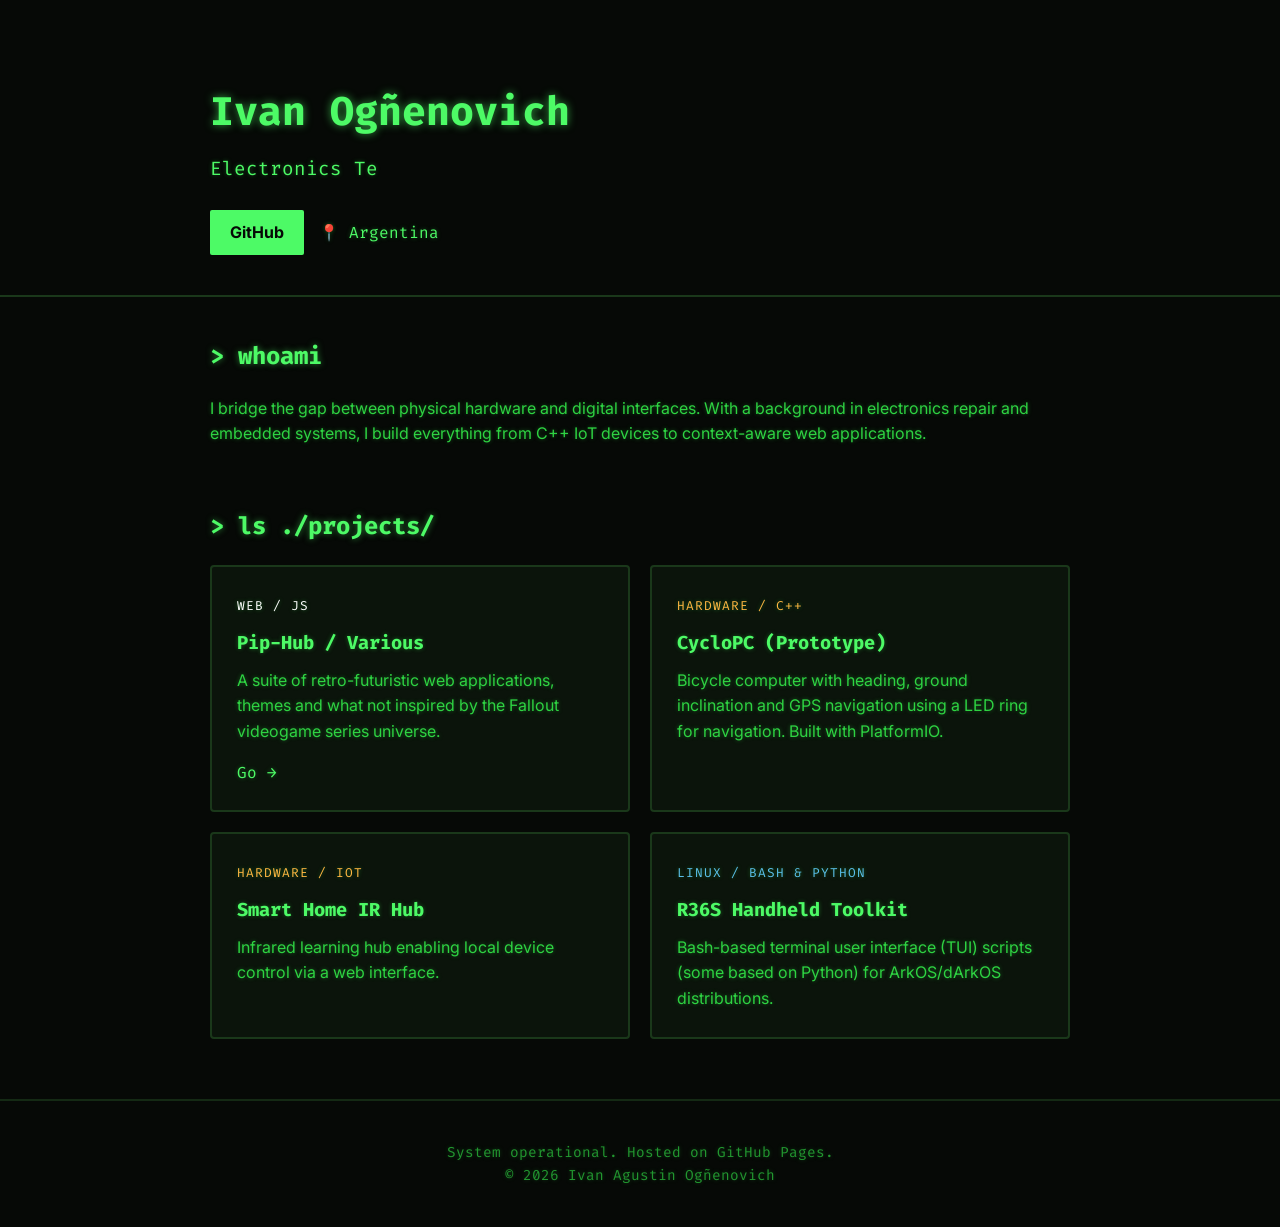
<file: index.html>
<!DOCTYPE html>
<html lang="en">
<head>
    <meta charset="UTF-8">
    <meta name="viewport" content="width=device-width, initial-scale=1.0">
    <title>Ivan Ogñenovich | Electronics, Software & Design</title>
    <link rel="stylesheet" href="assets/css/main.css">
    <link href="https://fonts.googleapis.com/css2?family=Fira+Code:wght@400;700&family=Inter:wght@400;600&display=swap" rel="stylesheet">
</head>
<body>
    <header class="hero">
        <div class="container">
            <h1>Ivan Ogñenovich</h1>
            <p id="typewriter" class="subtitle"></p>
            <div class="hero-links">
                <a href="https://github.com/ivanao92" target="_blank" class="btn">GitHub</a>
                <!--<a href="assets/docs/Ognenovich_CV.pdf" download class="btn btn-outline">Download CV</a>-->
                <span class="location">📍 Argentina</span>
            </div>
        </div>
    </header>

    <main class="container">
        <section id="about" class="section">
            <h2>> whoami</h2>
            <p>I bridge the gap between physical hardware and digital interfaces. With a background in electronics repair and embedded systems, I build everything from C++ IoT devices to context-aware web applications.</p>
        </section>

        <section id="projects" class="section">
            <h2>> ls ./projects/</h2>
            <div class="project-grid">
                
                <div class="project-card">
                    <span class="category web">Web / JS</span>
                    <h3>Pip-Hub / Various</h3>
                    <p>A suite of retro-futuristic web applications, themes and what not inspired by the Fallout videogame series universe.</p>
                    <a href="/pip-hub/" class="card-link">Go →</a>
                </div>
            
                <div class="project-card">
                    <span class="category hardware">Hardware / C++</span>
                    <h3>CycloPC (Prototype)</h3>
                    <p>Bicycle computer with heading, ground inclination and GPS navigation using a LED ring for navigation. Built with PlatformIO.</p>
                </div>

                <div class="project-card">
                    <span class="category hardware">Hardware / IoT</span>
                    <h3>Smart Home IR Hub</h3>
                    <p>Infrared learning hub enabling local device control via a web interface.</p>
                </div>

                <div class="project-card">
                    <span class="category systems">Linux / Bash & Python</span>
                    <h3>R36S Handheld Toolkit</h3>
                    <p>Bash-based terminal user interface (TUI) scripts (some based on Python) for ArkOS/dArkOS distributions.</p>
                </div>

            </div>
        </section>
    </main>

    <footer>
        <div class="container">
            <p>System operational. Hosted on GitHub Pages.</p>
            <p>© 2026 Ivan Agustin Ogñenovich</p>
        </div>
    </footer>

    <script src="assets/js/script.js"></script>
</body>
</html>
</file>
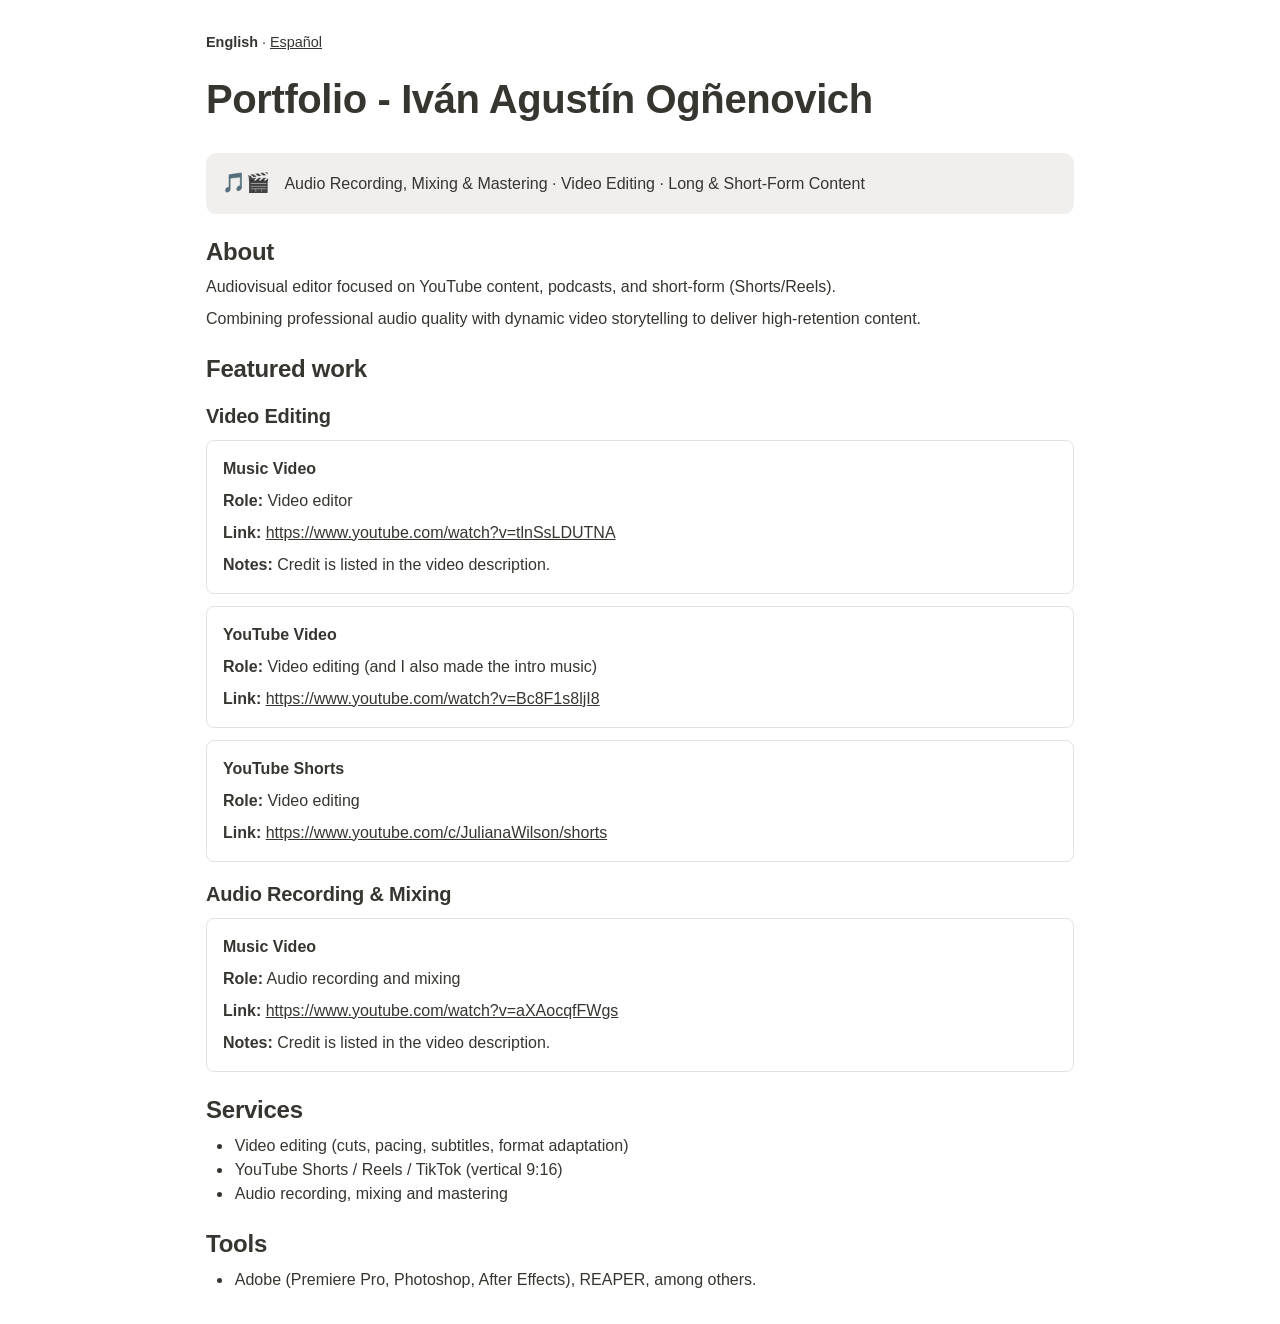
<file: audiovideo/index.html>
<!DOCTYPE html>
<html lang="en">

<head>
  <meta charset="utf-8" />
  <meta name="viewport" content="width=device-width, initial-scale=1" />
  <title>Portfolio - Iván Agustín Ogñenovich</title>
  <link rel="stylesheet" href="styles.css" />
</head>

<body>
  <!--
    Single shared template. All page text lives in lang/<code>.json (one file
    per language). To add or edit a language, edit or create that JSON file and
    add its code to SUPPORTED_LANGS below. HTML and CSS stay shared.
  -->
  <article id="app">
    <p id="loading">Loading…</p>
  </article>

  <script>
    // Add a language by dropping a lang/<code>.json file and listing it here.
    const SUPPORTED_LANGS = ["en", "es"];
    const DEFAULT_LANG = "en";
    const LANG_NAMES = { en: "English", es: "Español" };

    function pickLang() {
      const param = new URLSearchParams(location.search).get("lang");
      if (param && SUPPORTED_LANGS.includes(param)) return param;
      const stored = localStorage.getItem("lang");
      if (stored && SUPPORTED_LANGS.includes(stored)) return stored;
      const nav = (navigator.language || "").slice(0, 2).toLowerCase();
      if (SUPPORTED_LANGS.includes(nav)) return nav;
      return DEFAULT_LANG;
    }

    function el(tag, props, children) {
      const node = document.createElement(tag);
      if (props) Object.assign(node, props);
      (children || []).forEach(c =>
        node.appendChild(typeof c === "string" ? document.createTextNode(c) : c)
      );
      return node;
    }

    // Builds "<strong>Label:</strong> value" line; value may be a link.
    function field(label, value, asLink) {
      const p = el("p", null, [el("strong", { textContent: label + ":" }), " "]);
      if (asLink) {
        p.appendChild(el("a", { href: value, textContent: value }));
      } else {
        p.appendChild(document.createTextNode(value));
      }
      return p;
    }

    function langSwitcher(current) {
      const nav = el("nav", { className: "lang-switch" });
      SUPPORTED_LANGS.forEach((code, i) => {
        if (i > 0) nav.appendChild(document.createTextNode(" · "));
        if (code === current) {
          nav.appendChild(el("span", { className: "current", textContent: LANG_NAMES[code] }));
        } else {
          const a = el("a", { href: "?lang=" + code, textContent: LANG_NAMES[code] });
          a.addEventListener("click", () => localStorage.setItem("lang", code));
          nav.appendChild(a);
        }
      });
      return nav;
    }

    function render(t, lang) {
      document.documentElement.lang = t.htmlLang || lang;
      document.title = t.title;

      const app = document.getElementById("app");
      app.innerHTML = "";

      app.appendChild(langSwitcher(lang));
      app.appendChild(el("header", null, [el("h1", { textContent: t.h1 })]));

      // Callout
      const callout = el("figure", { className: "callout" });
      const cdiv = el("div", null, [
        el("span", { className: "icon", textContent: "🎵🎬" }),
        el("p", { textContent: t.callout })
      ]);
      cdiv.querySelector(".icon").setAttribute("aria-hidden", "true");
      callout.appendChild(cdiv);
      app.appendChild(callout);

      // About
      app.appendChild(el("h2", { textContent: t.about.heading }));
      t.about.paragraphs.forEach(p => app.appendChild(el("p", { textContent: p })));

      // Featured work
      app.appendChild(el("h2", { textContent: t.featured.heading }));
      t.featured.groups.forEach(group => {
        app.appendChild(el("h3", { textContent: group.heading }));
        group.projects.forEach(proj => {
          const card = el("div", { className: "project" });
          card.appendChild(el("p", null, [el("strong", { textContent: proj.title })]));
          card.appendChild(field(t.labels.role, proj.role, false));
          card.appendChild(field(t.labels.link, proj.link, true));
          if (proj.notes) card.appendChild(field(t.labels.notes, proj.notes, false));
          app.appendChild(card);
        });
      });

      // Services
      app.appendChild(el("h2", { textContent: t.services.heading }));
      app.appendChild(el("ul", null, t.services.items.map(i => el("li", { textContent: i }))));

      // Tools
      app.appendChild(el("h2", { textContent: t.tools.heading }));
      app.appendChild(el("ul", null, t.tools.items.map(i => el("li", { textContent: i }))));
    }

    (async function () {
      const lang = pickLang();
      try {
        const res = await fetch("lang/" + lang + ".json");
        if (!res.ok) throw new Error(res.status);
        render(await res.json(), lang);
      } catch (e) {
        document.getElementById("loading").textContent =
          "Could not load content (lang/" + lang + ".json).";
        console.error(e);
      }
    })();
  </script>
</body>

</html>
</file>
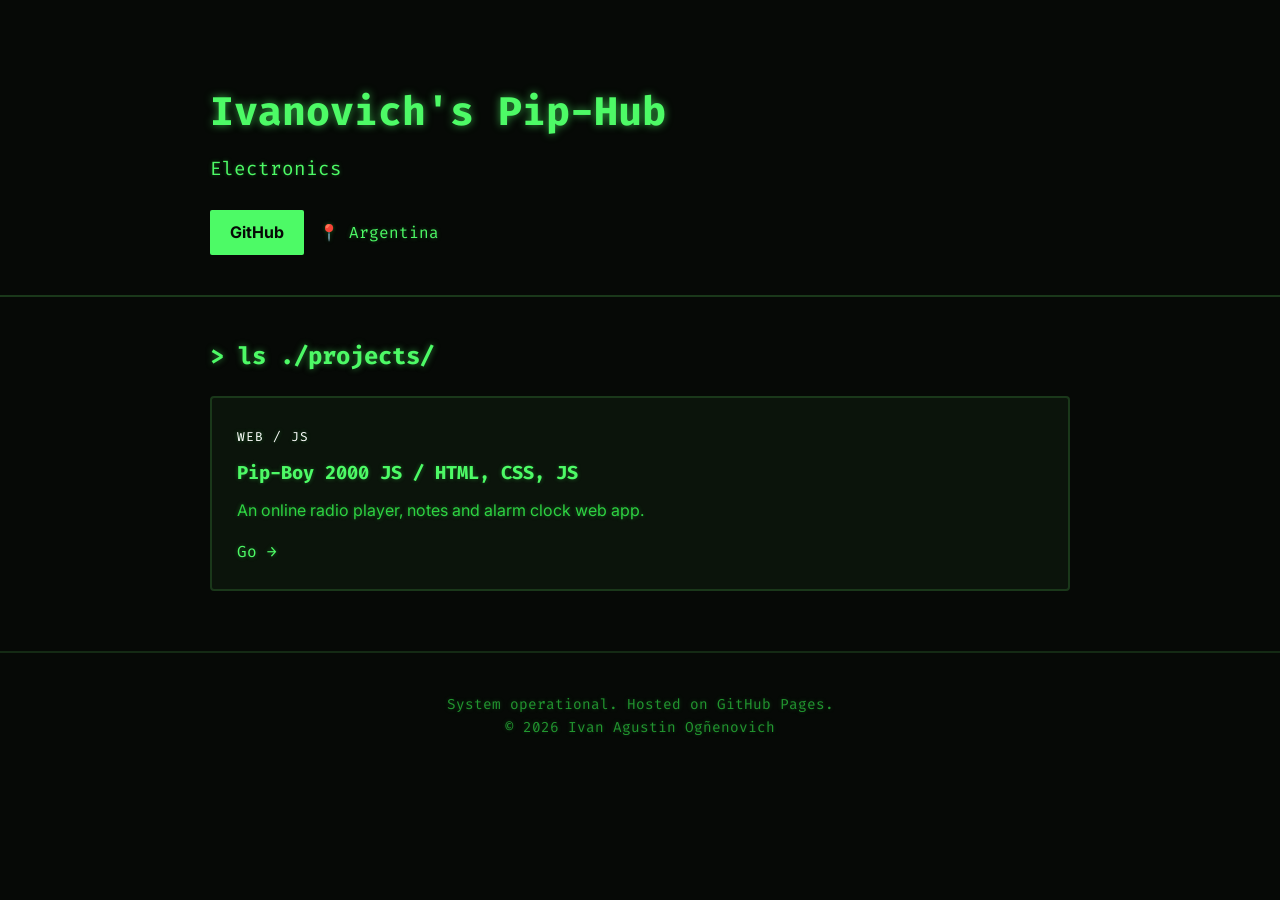
<file: pip-hub/index.html>
<!DOCTYPE html>
<html lang="en">
<head>
    <meta charset="UTF-8">
    <meta name="viewport" content="width=device-width, initial-scale=1.0">
    <title>Pip-Hub | Fallout inspired freebies & goodies</title>
    <link rel="stylesheet" href="../assets/css/main.css">
    <link href="https://fonts.googleapis.com/css2?family=Fira+Code:wght@400;700&family=Inter:wght@400;600&display=swap" rel="stylesheet">
</head>
<body>
    <header class="hero">
        <div class="container">
            <h1>Ivanovich's Pip-Hub</h1>
            <p id="typewriter" class="subtitle"></p>
            <div class="hero-links">
                <a href="https://github.com/ivanao92" target="_blank" class="btn">GitHub</a>
                <!--<a href="../assets/docs/Ognenovich_CV.pdf" download class="btn btn-outline">Download CV</a>-->
                <span class="location">📍 Argentina</span>
            </div>
        </div>
    </header>

    <main class="container">
        <!--<section id="about" class="section">
            <h2>> whoami</h2>
            <p>I bridge the gap between physical hardware and digital interfaces. With a background in electronics repair and embedded systems, I build everything from C++ IoT devices to context-aware web applications.</p>
        </section>-->

        <section id="projects" class="section">
            <h2>> ls ./projects/</h2>
            
                <div class="project-card">
                    <span class="category web">Web / JS</span>
                    <h3>Pip-Boy 2000 JS / HTML, CSS, JS</h3>
                    <p>An online radio player, notes and alarm clock web app.</p>
                    <a href="./PipBoy2000JS/" class="card-link">Go →</a>
                </div>
            </div>
        </section>
    </main>

    <footer>
        <div class="container">
            <p>System operational. Hosted on GitHub Pages.</p>
            <p>© 2026 Ivan Agustin Ogñenovich</p>
        </div>
    </footer>

    <script src="../assets/js/script.js"></script>
</body>
</html>
</file>
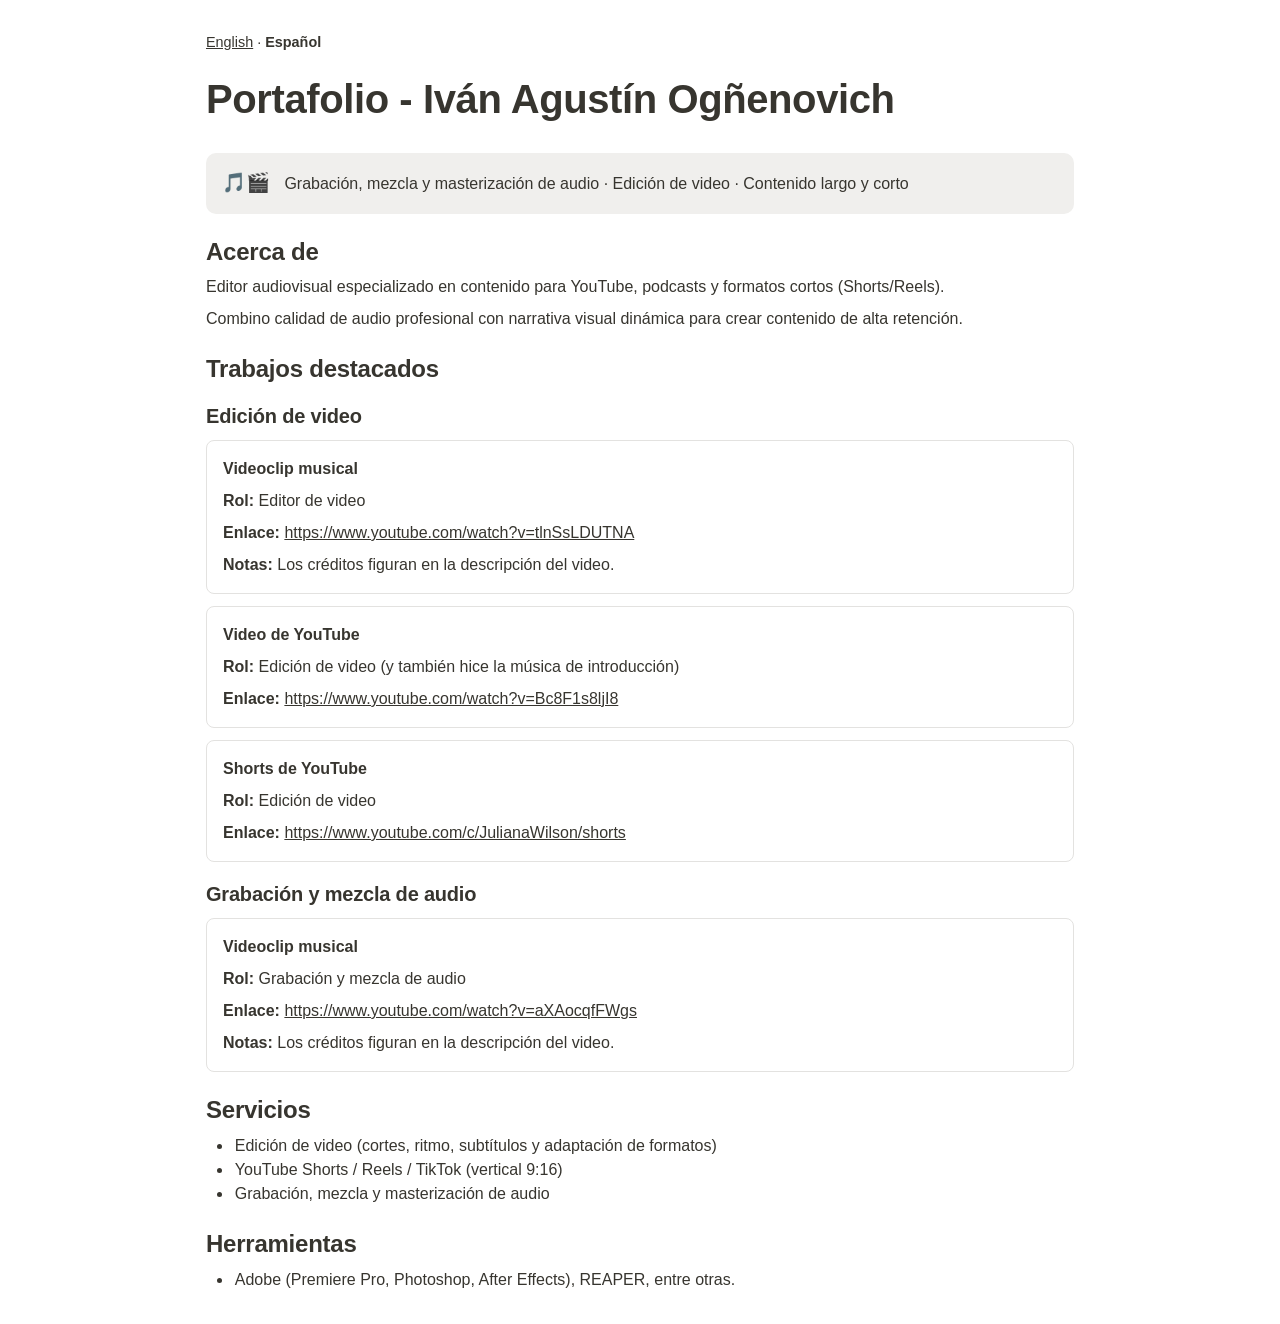
<file: audiovideo/es/index.html>
<!DOCTYPE html>
<html lang="es">

<head>
  <meta charset="utf-8" />
  <meta name="viewport" content="width=device-width, initial-scale=1" />
  <title>Portafolio - Iván Agustín Ogñenovich</title>
  <link rel="canonical" href="../?lang=es" />
  <meta http-equiv="refresh" content="0; url=../?lang=es" />
  <script>location.replace("../?lang=es");</script>
</head>

<body>
  <p>Redirecting… <a href="../?lang=es">Portafolio (español)</a></p>
</body>

</html>
</file>
<file: assets/css/main.css>
:root {
    --bg-color: #060906;
    --surface-color: #0b140b;
    --text-main: #2ed342;
    --accent-color: #4dfa66;
    --border-color: #1a381a;
    --font-mono: 'Fira Code', monospace;
    --font-sans: 'Inter', sans-serif;
}

* { margin: 0; padding: 0; box-sizing: border-box; }

body {
    background-color: var(--bg-color);
    color: var(--text-main);
    font-family: var(--font-sans);
    line-height: 1.6;
    text-shadow: 0px 0px 4px rgba(46, 211, 66, 0.4);
}

h1, h2, h3, .subtitle, .location {
    font-family: var(--font-mono);
    color: var(--accent-color);
}

.container {
    max-width: 900px;
    margin: 0 auto;
    padding: 0 20px;
}

/* Hero Section */
.hero {
    padding: 80px 0 40px;
    border-bottom: 2px solid var(--border-color);
    margin-bottom: 40px;
}

.hero h1 {
    font-size: 2.5rem;
    margin-bottom: 10px;
    text-shadow: 0px 0px 8px rgba(77, 250, 102, 0.6);
}

.hero .subtitle {
    font-size: 1.2rem;
    margin-bottom: 25px;
    min-height: 30px; 
}

.hero-links {
    display: flex;
    gap: 15px;
    align-items: center;
}

.btn {
    background-color: var(--accent-color);
    color: var(--bg-color);
    padding: 10px 20px;
    text-decoration: none;
    font-weight: bold;
    border-radius: 2px;
    transition: all 0.2s;
    text-shadow: none;
}

.btn:hover { 
    background-color: var(--text-main);
    box-shadow: 0px 0px 10px var(--accent-color);
}

.btn-outline {
    background-color: transparent;
    color: var(--accent-color);
    border: 2px solid var(--accent-color);
    text-shadow: inherit;
}

.btn-outline:hover {
    background-color: rgba(77, 250, 102, 0.1);
}

/* Sections */
.section { margin-bottom: 60px; }
.section h2 {
    margin-bottom: 20px;
    font-size: 1.5rem;
    text-shadow: 0px 0px 6px rgba(77, 250, 102, 0.5);
}

/* Projects Grid */
.project-grid {
    display: grid;
    grid-template-columns: repeat(auto-fit, minmax(300px, 1fr));
    gap: 20px;
}

.project-card {
    background-color: var(--surface-color);
    padding: 25px;
    border: 2px solid var(--border-color);
    border-radius: 4px;
    transition: transform 0.2s, border-color 0.2s, box-shadow 0.2s;
}

.project-card:hover {
    transform: translateY(-5px);
    border-color: var(--accent-color);
    box-shadow: 0px 0px 15px rgba(77, 250, 102, 0.2);
}

.category {
    font-size: 0.8rem;
    text-transform: uppercase;
    font-family: var(--font-mono);
    letter-spacing: 1px;
}

/* UI Category Variants (New Vegas Amber, White, and Blue) */
.category.hardware { color: #ffb642; } 
.category.systems { color: #5bc0eb; } 
.category.web { color: #ffffff; } 

.project-card h3 {
    margin: 10px 0;
}

.card-link {
    display: inline-block;
    margin-top: 15px;
    color: var(--accent-color);
    text-decoration: none;
    font-family: var(--font-mono);
}
.card-link:hover { 
    text-decoration: underline; 
    text-shadow: 0px 0px 8px var(--accent-color);
}

/* Footer */
footer {
    text-align: center;
    padding: 40px 0;
    border-top: 2px solid var(--border-color);
    font-family: var(--font-mono);
    font-size: 0.9rem;
    color: var(--text-main);
    opacity: 0.7;
}
</file>
<file: audiovideo/styles.css>
/* Portfolio — cleaned stylesheet
   Trimmed from the original Notion export to only the rules this page uses.
   white-space:pre-wrap was dropped: the content has no manual line breaks,
   so normal whitespace handling is correct and the indented HTML stays clean. */

* {
    box-sizing: border-box;
}

html,
body {
    margin: 0;
    padding: 0;
}

body {
    max-width: 900px;
    margin: 2em auto;
    padding: 0 1rem;
    color: rgb(55, 53, 47);
    line-height: 1.5;
    font-family: ui-sans-serif, -apple-system, BlinkMacSystemFont,
        "Segoe UI Variable Display", "Segoe UI", Helvetica, "Apple Color Emoji",
        "Noto Sans Arabic", "Noto Sans Hebrew", Arial, sans-serif,
        "Segoe UI Emoji", "Segoe UI Symbol";
}

a {
    color: inherit;
    text-decoration: underline;
}

/* Language switcher */
.lang-switch {
    margin-bottom: 1.5em;
    font-size: 0.9rem;
}

.lang-switch .current {
    font-weight: 600;
}

/* Link truncation for raw URLs inside project cards */
.project a {
    word-break: break-all;
}

h1,
h2,
h3 {
    letter-spacing: -0.01em;
    line-height: 1.2;
    font-weight: 600;
    margin-bottom: 0;
}

h1 {
    font-size: 2.5rem;
    font-weight: 700;
    margin-top: 0;
    margin-bottom: 0.75em;
}

h2 {
    font-size: 1.5rem;
    margin-top: 1.5rem;
}

h3 {
    font-size: 1.25rem;
    margin-top: 1.25rem;
    margin-bottom: 0.5rem;
}

p {
    margin-top: 0.5em;
    margin-bottom: 0.5em;
}

ul {
    margin: 0.6em 0;
    padding-inline-start: 1.7em;
}

li {
    padding-left: 0.1em;
}

/* Callout Box */
.callout {
    display: flex;
    margin: 1.25em 0;
    padding: 1rem;
    border-radius: 10px;
    background: rgb(240, 239, 237);
}

.callout div {
    display: flex;
    align-items: center;
}

.callout p {
    margin: 0;
}

.icon {
    display: inline-flex;
    align-items: center;
    justify-content: center;
    margin-right: 0.75em;
    font-size: 1.2em;
}

/* Project Cards */
.project {
    border: 1px solid rgb(227, 226, 224);
    border-radius: 8px;
    padding: 1rem;
    margin-top: 0.75em;
    margin-bottom: 0.75em;
    background: #ffffff;
}

.project p:first-child {
    margin-top: 0;
}

.project p:last-child {
    margin-bottom: 0;
}
</file>
